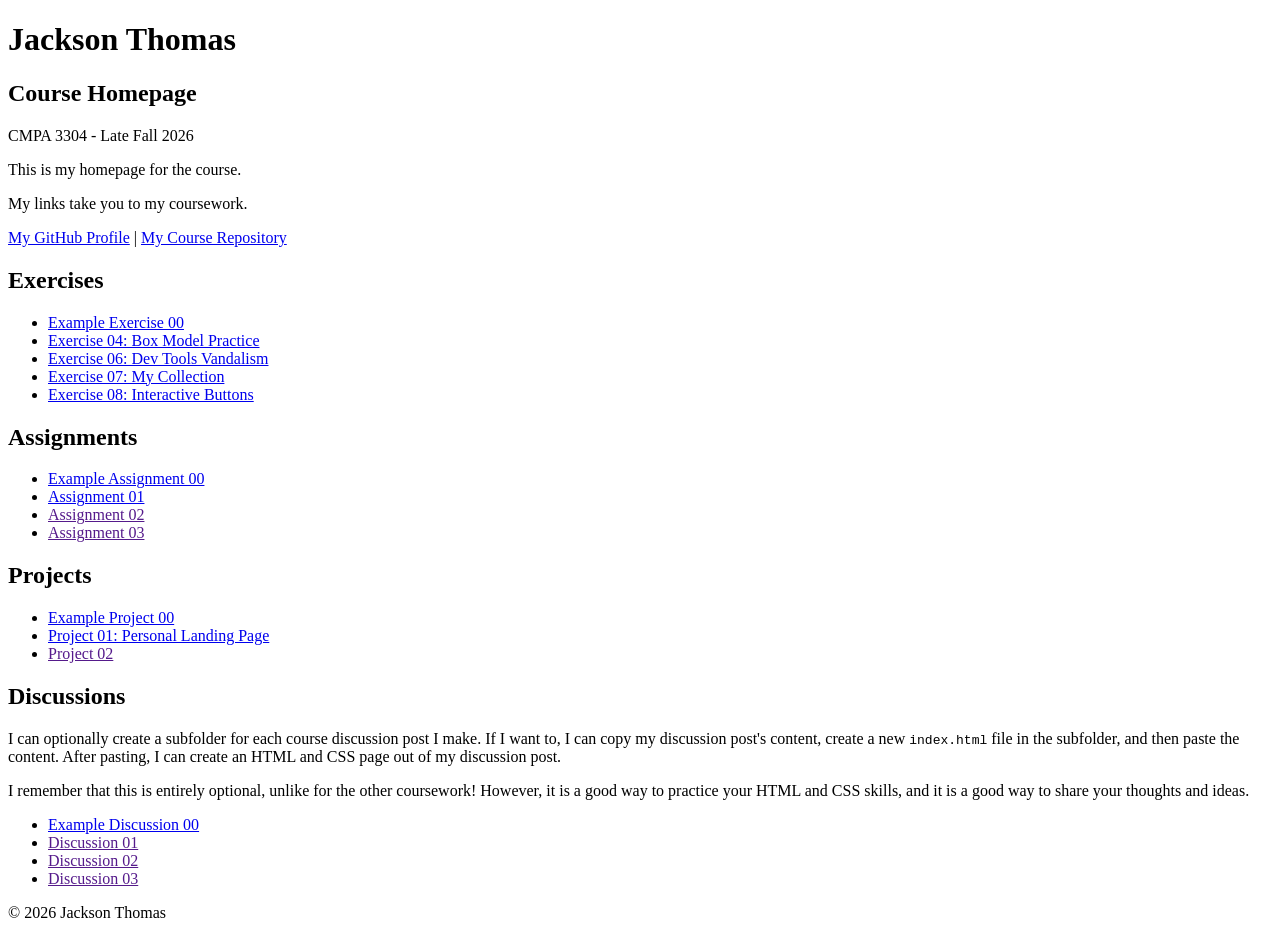
<file: index.html>
<!DOCTYPE html>

<!--

INSTRUCTIONS: HOW TO CHANGE THIS PAGE:

1. Change "Student Name" in the title above to your real name.

2. Change "Your Name" in the big heading below to your real name.

3. Change "your-username" to your real GitHub username in both links.

4. Change "your-repo-name" to the name of this repository.

5. Change "Course Name" to the name of your class.

6. Change "Semester Year" to match when you are taking this class.

7. Add links to your work:
    - Find the words that say "Exercise 01", "Assignment 01", etc.
    - Between the quote marks in href="", put the relative link to your work in the subfolder. You can simply link to the subfolder name. Take a look at the example folders and links to see how to do this.
    - For work not yet started/completed, you can leave the href="" blank until you are ready.
    - Change the words "Exercise 01" to match the name of the exercise. Do the same for assignments and projects. If you add your discussion posts, do the same for them.
    - Do this for each piece of work you finish.

8. You can add more links by copying a whole line like this:
    <li><a href="">New Work Name</a></li>
    Then paste it below the last one in that section.

9. Save your changes and push to GitHub when you are done. Remember you can use GitHub Desktop to help you with this.

Remember: During the course, if you want, you can style your homepage to introduce your own style and aesthetics. To start, keep this page simple and plain. This is just a template to get you started. Embrace the handcrafted approach to web design and development: change things to make them your own.

Remember: You must have a GitHub account, a new GitHub repository for this course, and this file (index.html) in that repository. 

Remember: You must create subfolders for each piece of coursework as the semester progresses.

-->

<html lang="en">
    <head>
        <meta charset="UTF-8" />
        <meta name="viewport" content="width=device-width, initial-scale=1.0" />
        <title>Jackson Thomas - Course Homepage</title>
    </head>

    <body>
        <header>
            <h1>Jackson Thomas</h1>
            <h2>Course Homepage</h2>
            <p>CMPA 3304 - Late Fall 2026</p>
            <p>This is my homepage for the course.</p>
            <p>My links take you to my coursework.</p>

            <nav>
                <a href="https://github.com/JackGrey01">My GitHub Profile</a>
                |
                <a href="https://github.com/JackGrey01/course-portfolio">
                    My Course Repository
                </a>
            </nav>
        </header>

        <main>
            <section>
                <h2>Exercises</h2>
                <ul>
                    <li>
                        <a href="example-exercise-00/">Example Exercise 00</a>
                    </li>
                    <li><a href="week-03-exercise-01/">Exercise 04: Box Model Practice</a></li>
                    <li><a href="./week-04-exercise-01/">Exercise 06: Dev Tools Vandalism</a></li>
                    <li><a href="./week-04-exercise-02">Exercise 07: My Collection</a></li>
                    <li><a href="./week-05-exercise-01">Exercise 08: Interactive Buttons</a></li>
                </ul>
            </section>

            <section>
                <h2>Assignments</h2>
                <ul>
                    <li>
                        <a href="example-assignment-00/">Example Assignment 00</a>
                    </li>
                    <li><a href="assignment-01/">Assignment 01</a></li>
                    <li><a href="">Assignment 02</a></li>
                    <li><a href="">Assignment 03</a></li>
                </ul>
            </section>

            <section>
                <h2>Projects</h2>
                <ul>
                    <li>
                        <a href="example-project-00/">Example Project 00</a>
                    </li>
                    <li><a href="./project-01/">Project 01: Personal Landing Page</a></li>
                    <li><a href="">Project 02</a></li>
                </ul>
            </section>

            <section>
                <h2>Discussions</h2>
                <p>
                    I can optionally create a subfolder for each course
                    discussion post I make. If I want to, I can copy my
                    discussion post's content, create a new
                    <code>index.html</code>
                    file in the subfolder, and then paste the content. After
                    pasting, I can create an HTML and CSS page out of my
                    discussion post.
                </p>
                <p>
                    I remember that this is entirely optional, unlike for the
                    other coursework! However, it is a good way to practice your
                    HTML and CSS skills, and it is a good way to share your
                    thoughts and ideas.
                </p>
                <ul>
                    <li>
                        <a href="example-discussion-00/">Example Discussion 00</a>
                    </li>
                    <li><a href="">Discussion 01</a></li>
                    <li><a href="">Discussion 02</a></li>
                    <li><a href="">Discussion 03</a></li>
                </ul>
            </section>
        </main>

        <footer>
            <p>&copy; 2026 Jackson Thomas</p>
        </footer>
    </body>
</html>
</file>
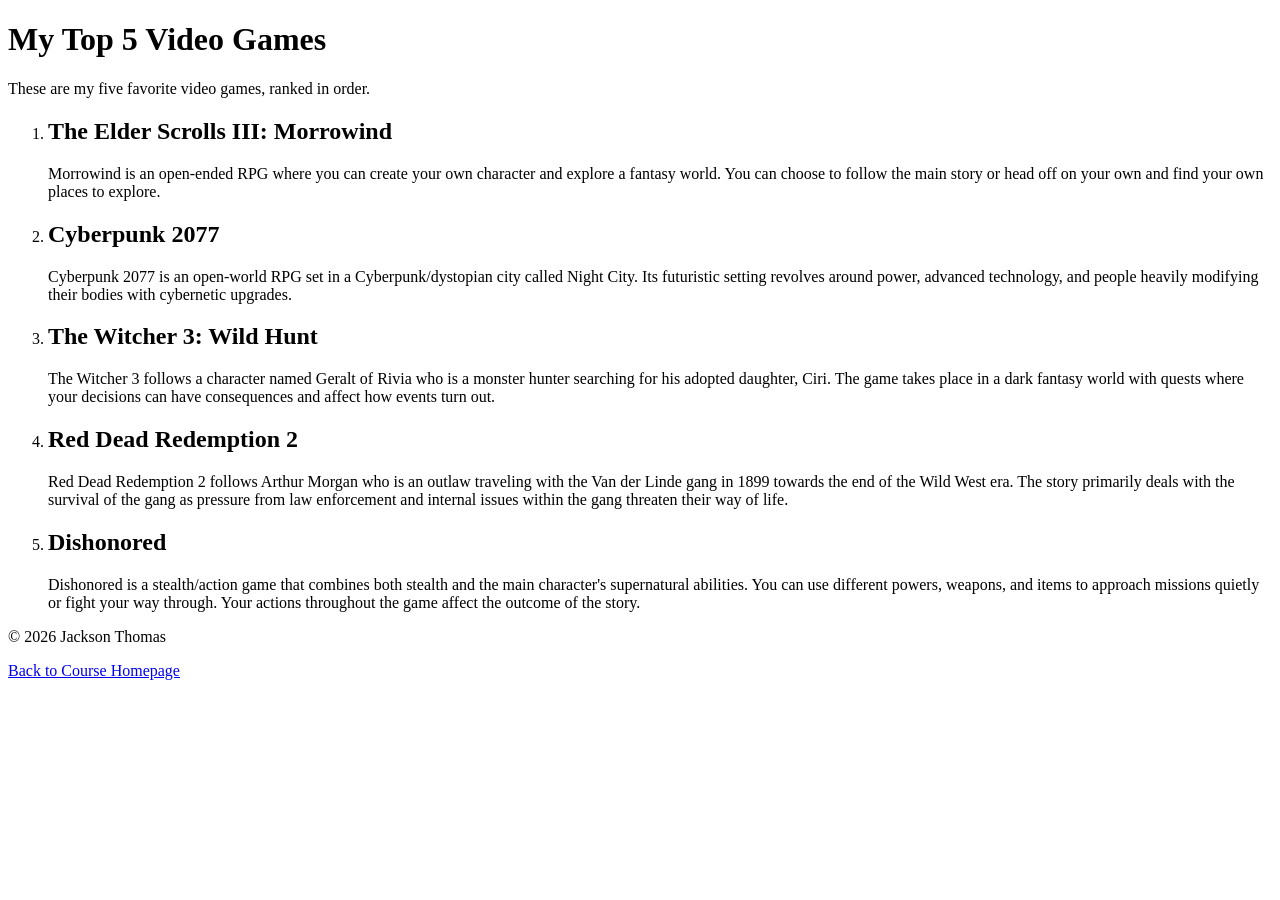
<file: assignment-01/index.html>
<!DOCTYPE html>
<html lang="en">
    <head>
        <meta charset="UTF-8">
        <meta name="viewport" content="width=device-width, initial-scale=1.0">
        <title>My Top 5 Video Games of All Time - Jackson Thomas</title>
    </head>

    <body>
        <header>
            <h1>My Top 5 Video Games</h1>
            <p>These are my five favorite video games, ranked in order.</p>
        </header>

        <main>
            <ol>
                <li>
                    <h2>The Elder Scrolls III: Morrowind</h2>
                    <p>
                        Morrowind is an open-ended RPG where you can create your own character and explore a fantasy world. You can choose to follow the main story or head off on your own and find your own places to explore.
                    </p>
                </li>

                <li>
                    <h2>Cyberpunk 2077</h2>
                    <p>
                        Cyberpunk 2077 is an open-world RPG set in a Cyberpunk/dystopian city called Night City. Its futuristic setting revolves around power, advanced technology, and people heavily modifying their bodies with cybernetic upgrades.
                    </p>
                </li>

                <li>
                    <h2>The Witcher 3: Wild Hunt</h2>
                    <p>
                        The Witcher 3 follows a character named Geralt of Rivia who is a monster hunter searching for his adopted daughter, Ciri. The game takes place in a dark fantasy world with quests where your decisions can have consequences and affect how events turn out.
                    </p>
                </li>

                <li>
                    <h2>Red Dead Redemption 2</h2>
                    <p>
                        Red Dead Redemption 2 follows Arthur Morgan who is an outlaw traveling with the Van der Linde gang in 1899 towards the end of the Wild West era. The story primarily deals with the survival of the gang as pressure from law enforcement and internal issues within the gang threaten their way of life.
                    </p>
                </li>

                <li>
                    <h2>Dishonored</h2>
                    <p>
                        Dishonored is a stealth/action game that combines both stealth and the main character's supernatural abilities. You can use different powers, weapons, and items to approach missions quietly or fight your way through. Your actions throughout the game affect the outcome of the story.
                    </p>
                </li>
            </ol>
        </main>

        <footer>
            <p>&copy; 2026 Jackson Thomas</p>
            <p><a href="../index.html">Back to Course Homepage</a></p>
        </footer>
    </body>
</html>
</file>
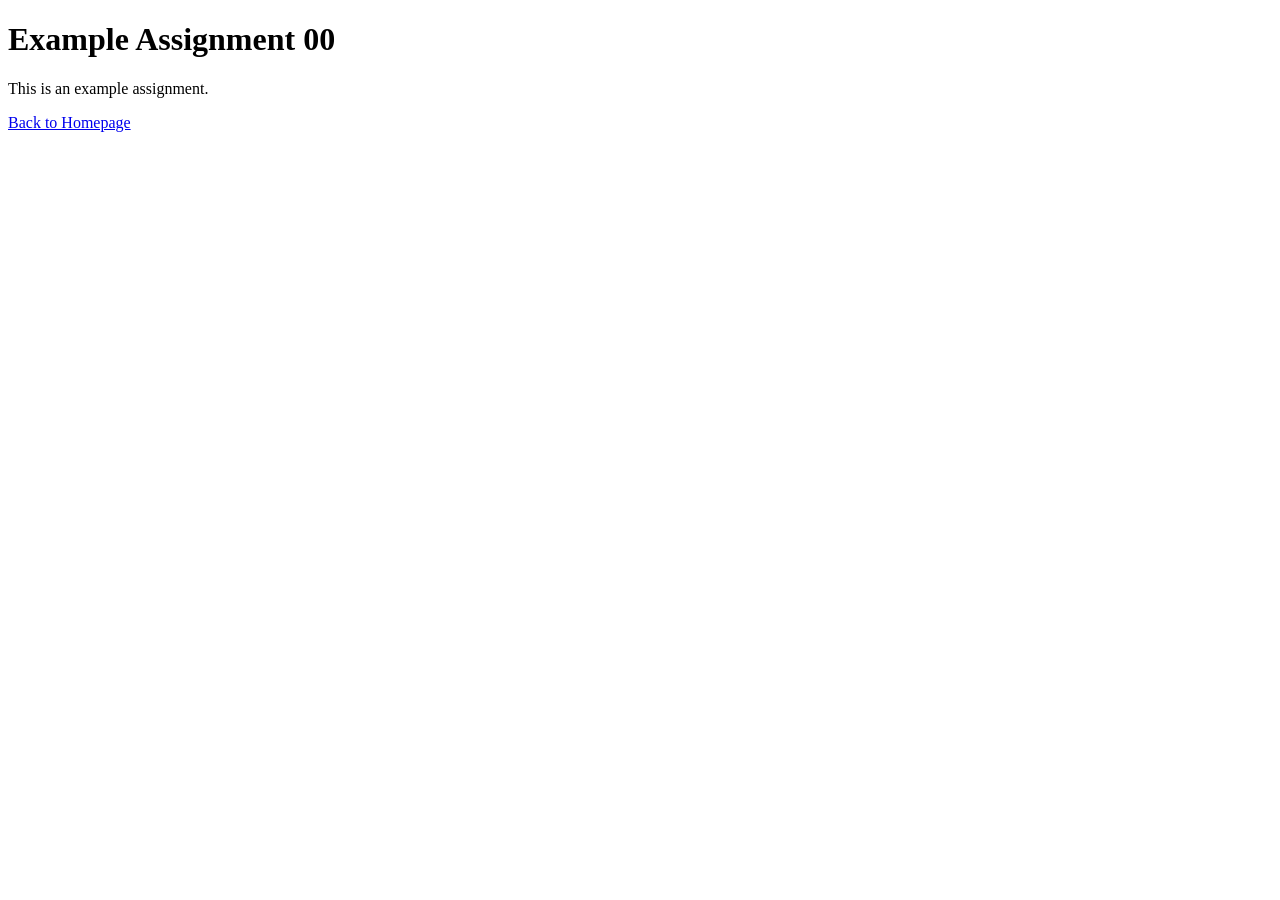
<file: example-assignment-00/index.html>
<!DOCTYPE html>
<html lang="en">
    <head>
        <meta charset="UTF-8" />
        <meta name="viewport" content="width=device-width, initial-scale=1.0" />
        <title>Example Assignment 00</title>
    </head>
    <body>
        <h1>Example Assignment 00</h1>
        <p>This is an example assignment.</p>
        <a href="../index.html">Back to Homepage</a>
    </body>
</html>
</file>
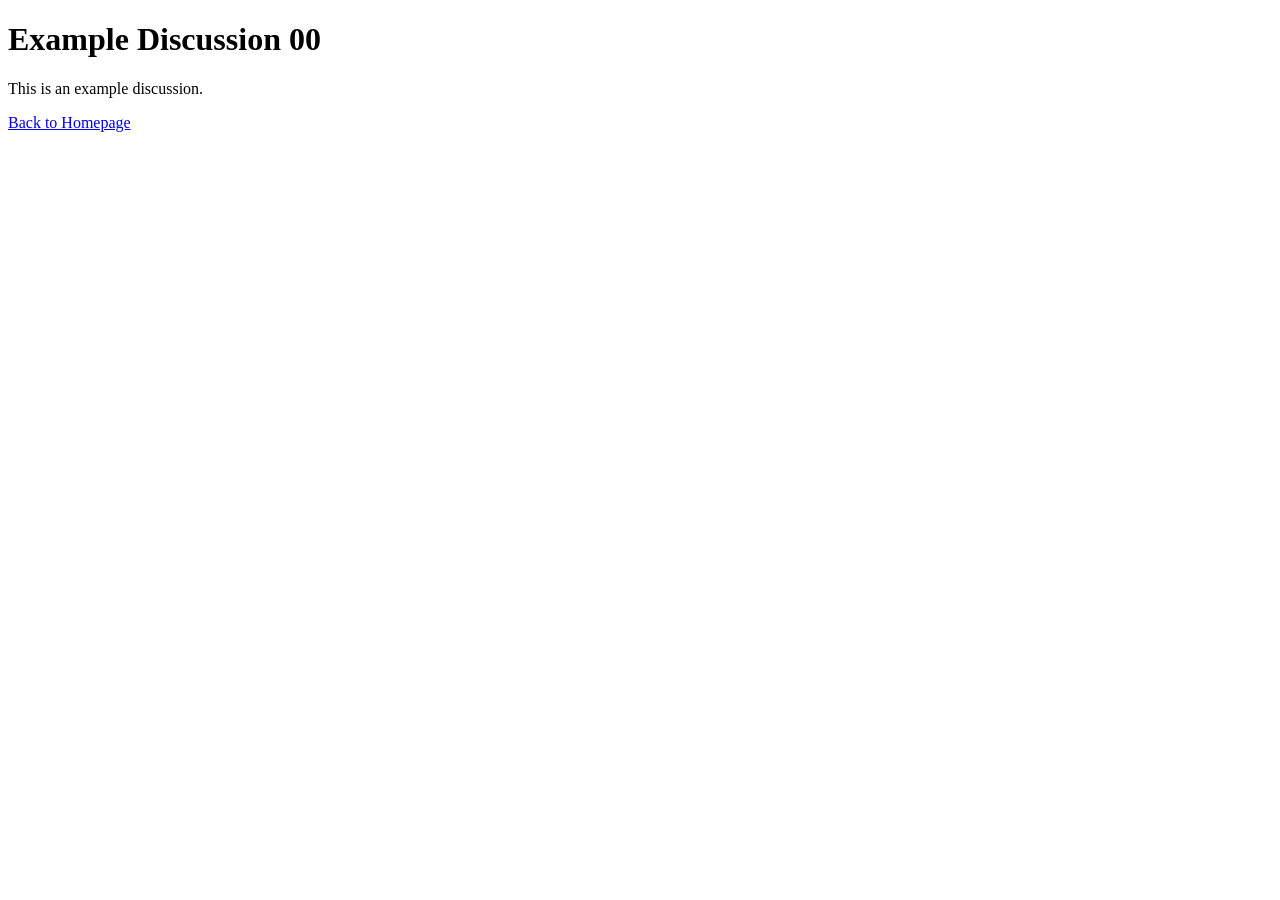
<file: example-discussion-00/index.html>
<!DOCTYPE html>
<html lang="en">
    <head>
        <meta charset="UTF-8" />
        <meta name="viewport" content="width=device-width, initial-scale=1.0" />
        <title>Example Discussion 00</title>
    </head>
    <body>
        <h1>Example Discussion 00</h1>
        <p>This is an example discussion.</p>
        <a href="../index.html">Back to Homepage</a>
    </body>
</html>
</file>
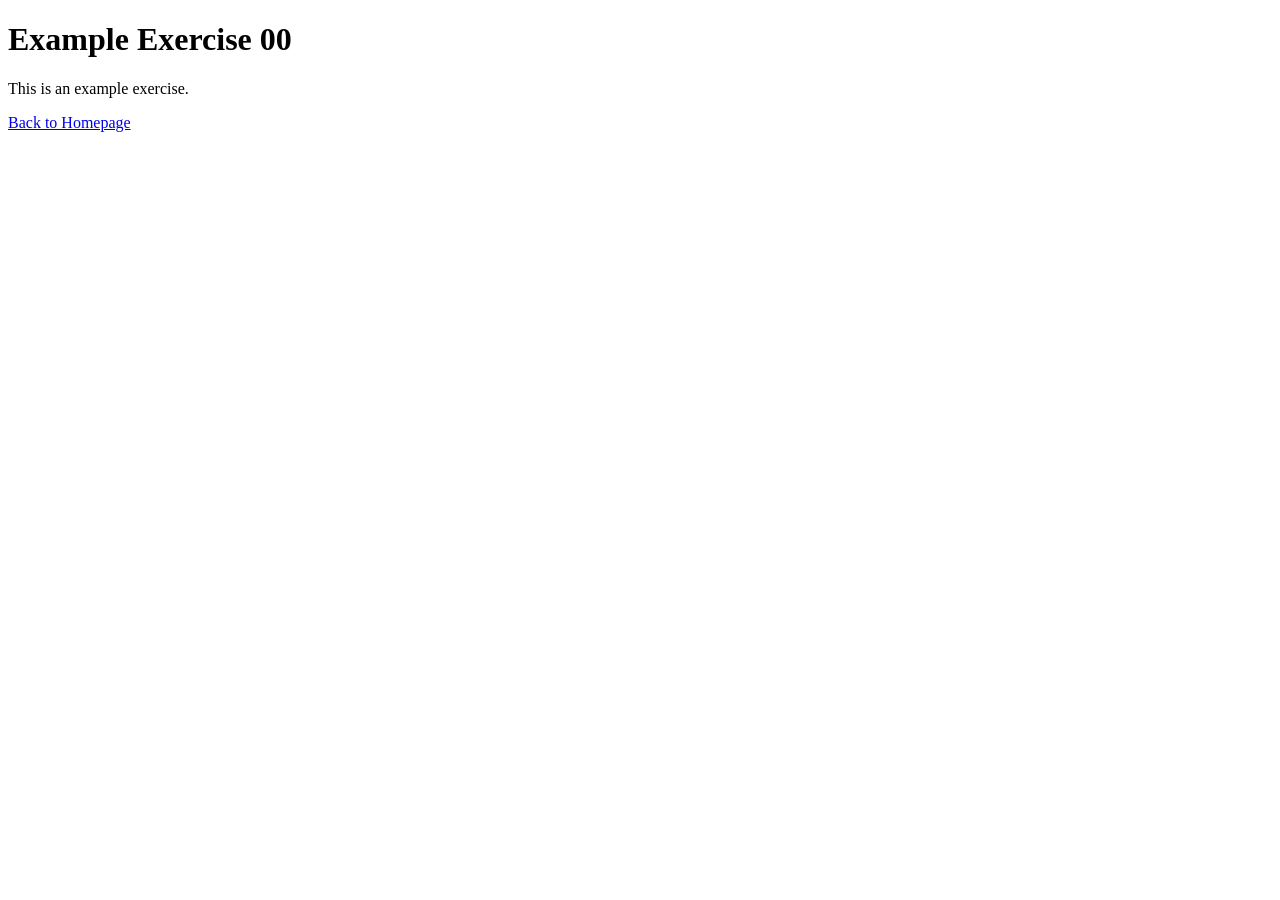
<file: example-exercise-00/index.html>
<!DOCTYPE html>
<html lang="en">
    <head>
        <meta charset="UTF-8" />
        <meta name="viewport" content="width=device-width, initial-scale=1.0" />
        <title>Example Exercise 00</title>
    </head>
    <body>
        <h1>Example Exercise 00</h1>
        <p>This is an example exercise.</p>
        <a href="../index.html">Back to Homepage</a>
    </body>
</html>
</file>
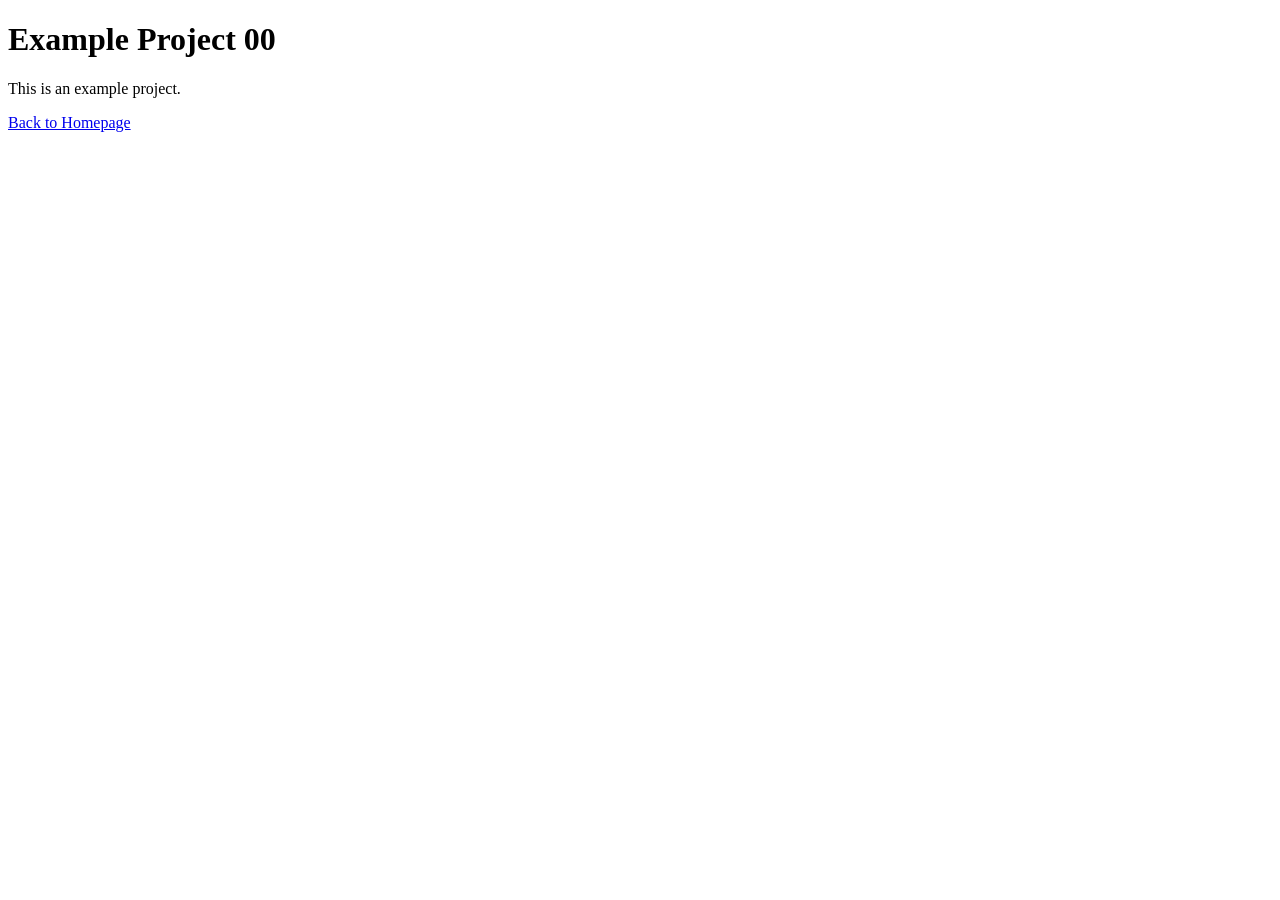
<file: example-project-00/index.html>
<!DOCTYPE html>
<html lang="en">
    <head>
        <meta charset="UTF-8" />
        <meta name="viewport" content="width=device-width, initial-scale=1.0" />
        <title>Example Project 00</title>
    </head>
    <body>
        <h1>Example Project 00</h1>
        <p>This is an example project.</p>
        <a href="../index.html">Back to Homepage</a>
    </body>
</html>
</file>
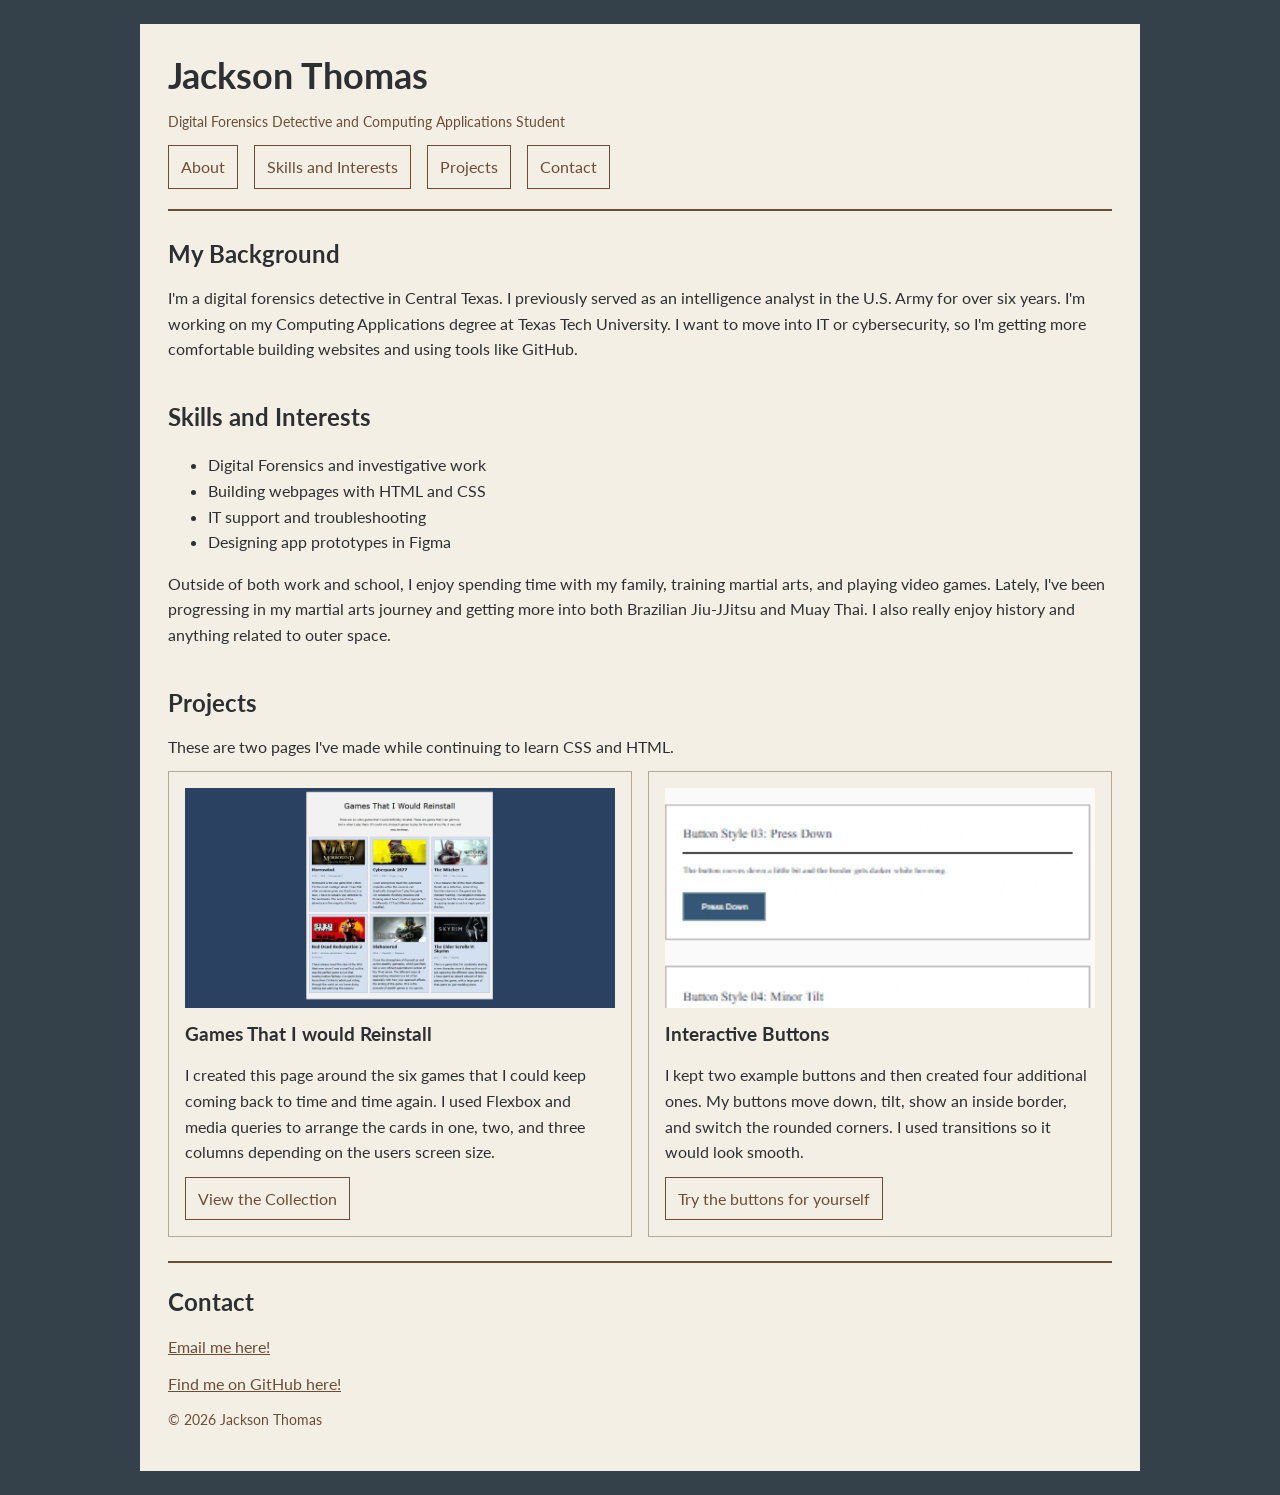
<file: project-01/index.html>
<!DOCTYPE html>
<html lang="en">

<head>
    <meta charset="UTF-8">
    <meta name="viewport" content="width=device-width, initial-scale-1.0">
    <title>Jackson Thomas | Personal Website</title>

    <link rel="stylesheet"
        href="https://fonts.googleapis.com/css2?family=Lato:wght@400;700&amp;display=swap">
    <link rel="stylesheet" href="./style.css">
</head>

<body>
    <div class="page">

        <header class="site-header">
            <h1>Jackson Thomas</h1>
            <p class="subtitle">Digital Forensics Detective and Computing Applications Student</p>

            <nav>
                <a href="#about">About</a>
                <a href="#skills">Skills and Interests</a>
                <a href="#projects">Projects</a>
                <a href="#contact">Contact</a>
            </nav>
        </header>

        <main>

            <section id="about">
                <h2>My Background</h2>

                <p>
                    I'm a digital forensics detective in Central Texas. I previously served as an 
                    intelligence analyst in the U.S. Army for over six years. I'm working on my 
                    Computing Applications degree at Texas Tech University. I want to move into IT or 
                    cybersecurity, so I'm getting more comfortable building websites and using tools like GitHub.
                </p>
            </section>     
            
            <section id="skills">
                <h2>Skills and Interests</h2>

                <ul class="skills-list">
                    <li>Digital Forensics and investigative work</li>
                    <li>Building webpages with HTML and CSS</li>
                    <li>IT support and troubleshooting </li>
                    <li>Designing app prototypes in Figma</li>
                </ul>

                <p>
                    Outside of both work and school, I enjoy spending time with my family, training martial arts, 
                    and playing video games. Lately, I've been progressing in my martial arts journey and getting 
                    more into both Brazilian Jiu-JJitsu and Muay Thai. I also really enjoy history and anything
                    related to outer space.
                </p>
            </section>

            <section id="projects">
                <h2>Projects</h2>

                <p>
                    These are two pages I've made while continuing to learn CSS and HTML.
                </p>

                <div class="project-list">
                    
                    <article class="project-card">
                        <img src="./images/game-collection.png"
                            alt="My collection page showing my top six favorite video games">

                        <h3>Games That I would Reinstall</h3>

                        <p>
                            I created this page around the six games that I could keep coming back to time and time
                             again. I used Flexbox and media queries to arrange the cards in one, two, and three columns 
                             depending on the users screen size.
                        </p>

                        <a class="project-link"
                            href="../week-04-exercise-02/">
                            View the Collection
                        </a>
                    </article>

                    <article class="project-card">
                        <img src="./images/interactive-buttons.png"
                            alt="My button examples with different hover effects">

                        <h3>Interactive Buttons</h3>

                        <p>
                            I kept two example buttons and then created four additional ones. My buttons move down, tilt, 
                            show an inside border, and switch the rounded corners. I used transitions so it would look smooth.
                        </p>

                        <a class="project-link"
                            href="../week-05-exercise-01/">
                            Try the buttons for yourself
                        </a>
                    </article>

                </div>
            </section>
        
        </main>

        <footer id="contact">
            <h2>Contact</h2>

            <p>
                <a href="mailto:tho53712@ttu.edu">Email me here!</a>
            </p>

            <p>
                <a href="https://github.com/JackGrey01">
                    Find me on GitHub here!
                </a>
            </p>

            <p class="copyright">&copy; 2026 Jackson Thomas</p>
        </footer>

    </div>
</body>

</html>
</file>
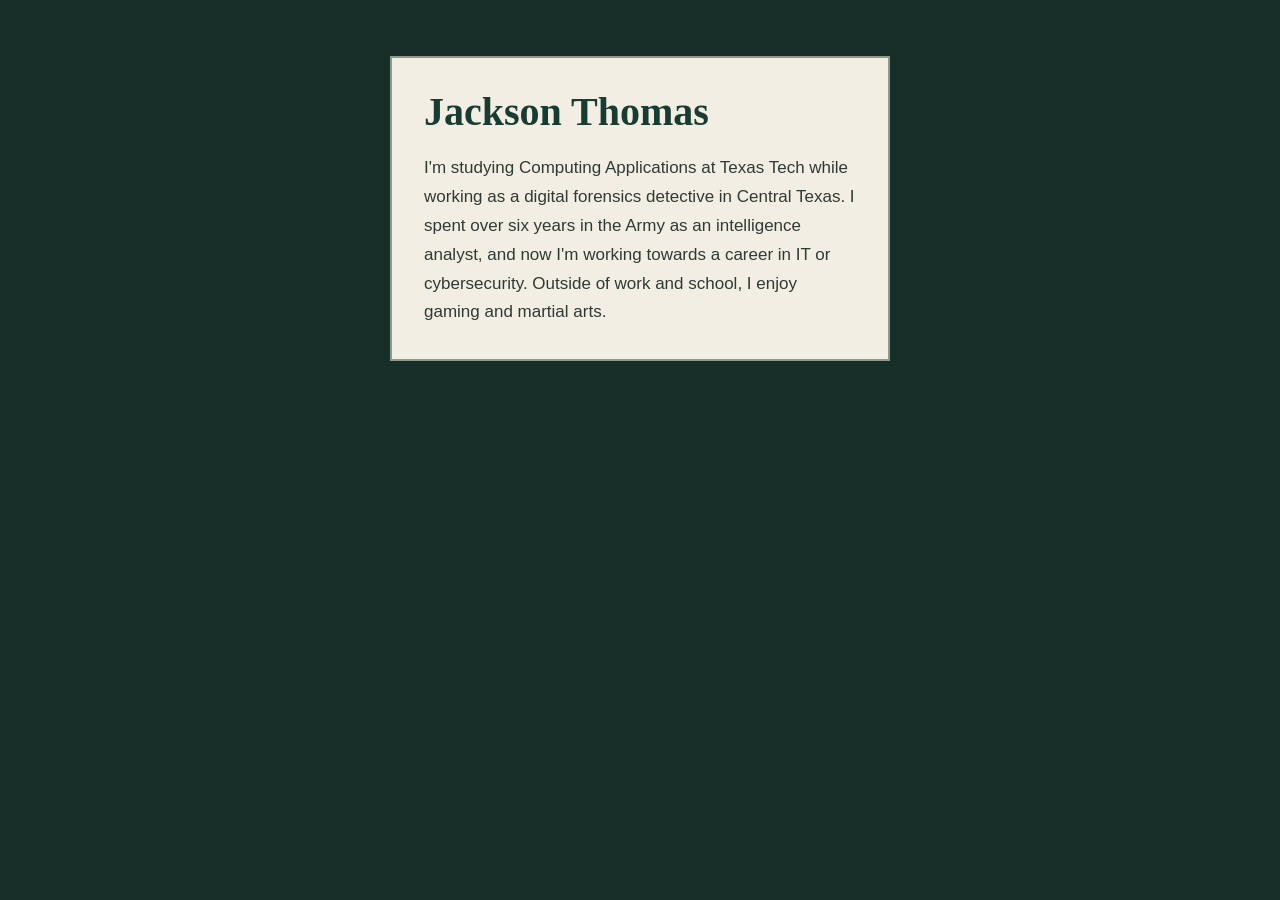
<file: week-03-exercise-01/index.html>
<!DOCTYPE html>
<html lang="en">
<head>
    <meta charset="utf-8">
    <meta name="viewport" content="width=device-width, initial-scale=1.0">
    <title>Jackson Thomas | Personal Card</title>
    <link rel="stylesheet" href="style.css">
</head>
<body>
    <div class="card">

        <h1>Jackson Thomas</h1>

        <p>
            I'm studying Computing Applications at Texas Tech while working as a digital forensics detective in Central Texas. I spent over six years in the Army as an intelligence analyst, and now I'm working towards a career in IT or cybersecurity. Outside of work and school, I enjoy gaming and martial arts.
        </p>
    </div>
</body>
</html>
</file>
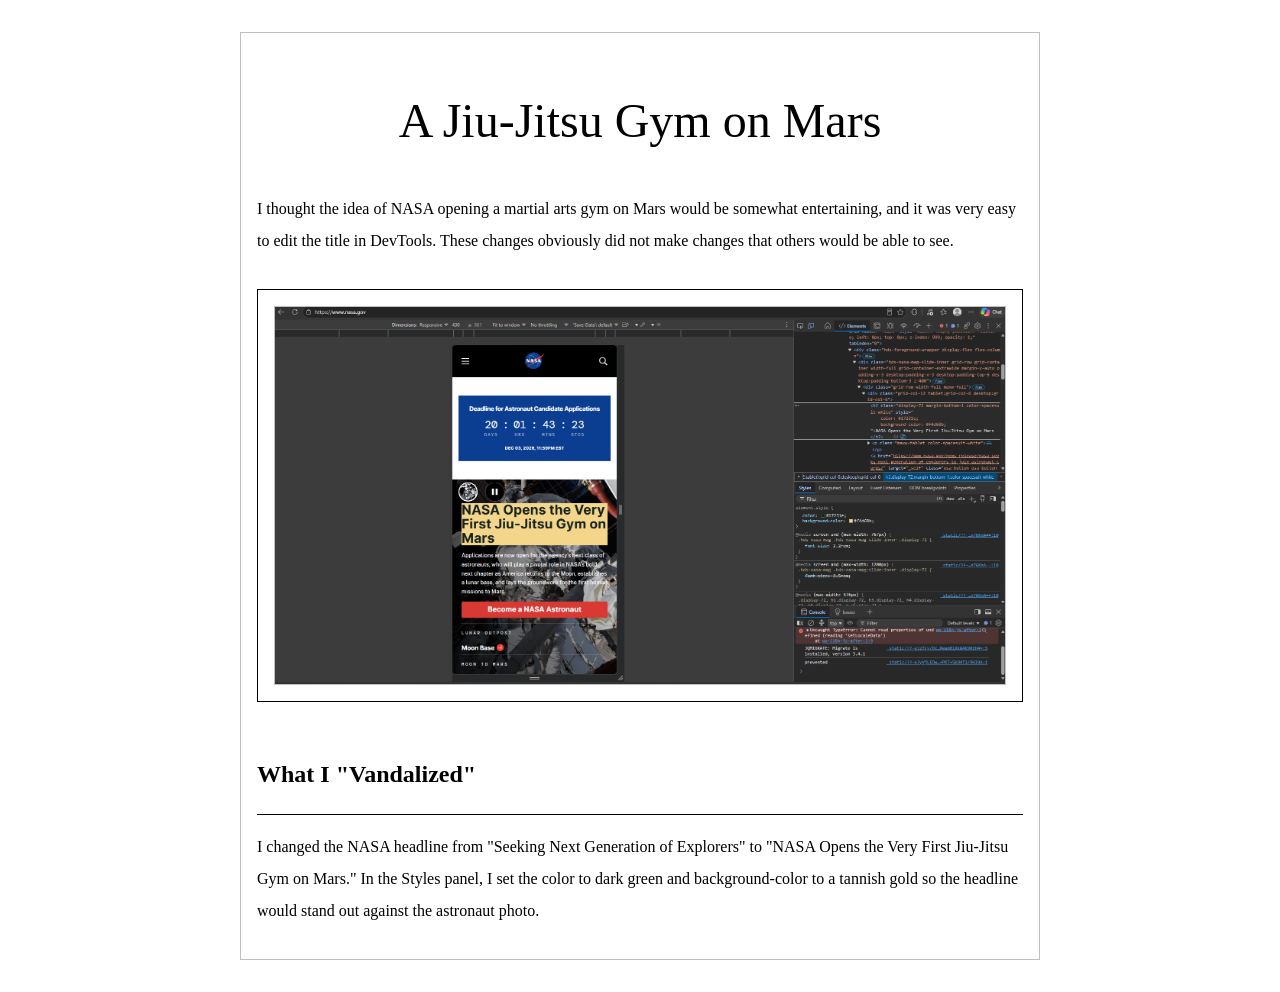
<file: week-04-exercise-01/index.html>
<!DOCTYPE html>
<html lang="en">

<head>
    <meta charset="UTF-8" />
    <meta name="viewport" content="width=device-width, initial-scale=1.0" />
    <title>Week 04 Exercise 01 - My Dev Tools Vandalism</title>
    <link rel="stylesheet" href="./style.css" />
</head>

<body>
    <main>
        <h1>A Jiu-Jitsu Gym on Mars</h1>
        <p>
            I thought the idea of NASA opening a martial arts gym on Mars would be somewhat entertaining, and it was very easy to edit the title in DevTools. These changes obviously did not make changes that others would be able to see.
        </p>
        <div class="screenshot-container">
            <img src="./nasa-gym-mars.png" 
                alt="NASA homepage edited to announce a jiu-jitsu gym on Mars" />
        </div>
        <h2>What I "Vandalized"</h2>
        <p>
            I changed the NASA headline from "Seeking Next Generation of Explorers" to "NASA Opens the Very First Jiu-Jitsu Gym on Mars." In the Styles panel, I set the color to dark green and background-color to a tannish gold so the headline would stand out against the astronaut photo.
        </p>
    </main>
</body>

</html>
</file>
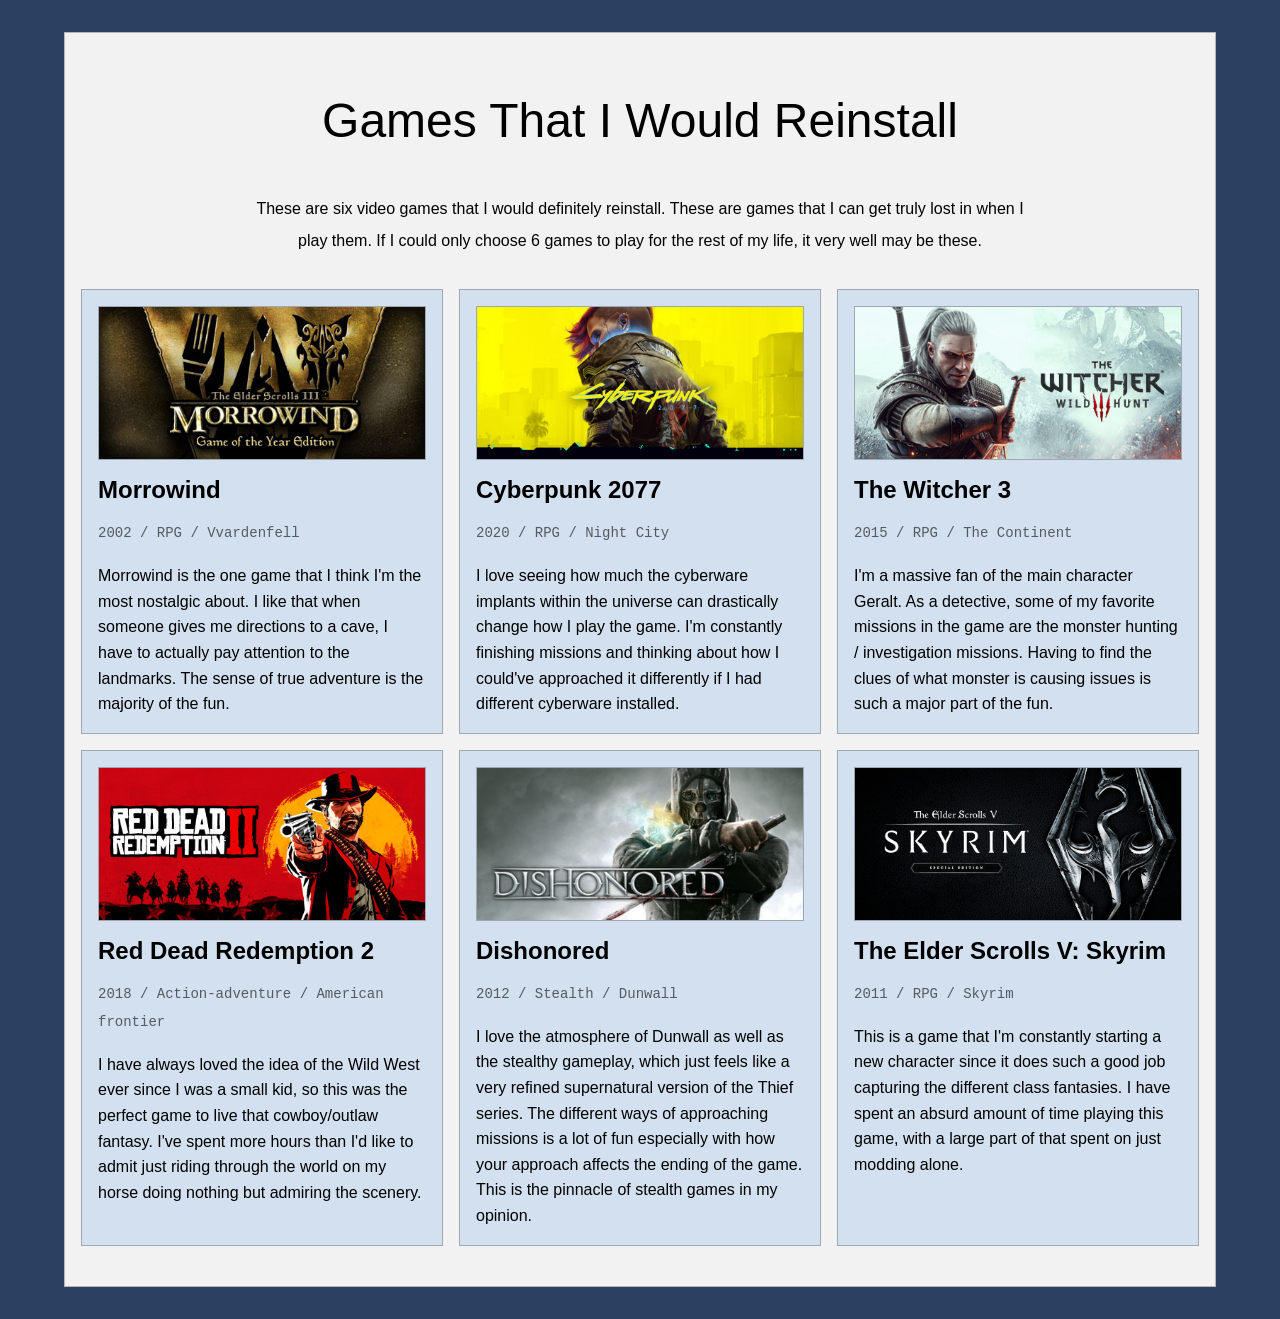
<file: week-04-exercise-02/index.html>
<!DOCTYPE html>
<html lang="en">

<head>
    <meta charset="UTF-8" />
    <meta name="viewport" content="width=device-width, initial-scale=1.0" />
    <title>Week 04 Exercise 02 - My Collection</title>
    <link rel="stylesheet" href="./style.css" />
</head>

<body>
    <main>
        <h1>Games That I Would Reinstall</h1>

        <p>
            These are six video games that I would definitely reinstall. These are games that I can get truly lost in when I play them. If I could only choose 6 games to play for the rest of my life, it very well may be these.
        </p>

        <div class="collection-grid">

            <div class="collection-card">
                <img src="./morrowind.jpg" alt="Morrowind cover art" />
                <h2>Morrowind</h2>
                <p class="details">2002 / RPG / Vvardenfell</p>
                <p class="description">
                    Morrowind is the one game that I think I'm the most nostalgic about. I like that when someone gives me directions to a cave, I have to actually pay attention to the landmarks. The sense of true adventure is the majority of the fun.
                </p>
            </div>

            <div class="collection-card">
                <img src="./cyberpunk-2077.jpg" alt="Cyberpunk cover art" />
                <h2>Cyberpunk 2077</h2>
                <p class="details">2020 / RPG / Night City</p>
                <p class="description">
                    I love seeing how much the cyberware implants within the universe can drastically change how I play the game. I'm constantly finishing missions and thinking about how I could've approached it differently if I had different cyberware installed.
                </p>
            </div>

            <div class="collection-card">
                <img src="witcher-3.jpg" alt="The Witcher 3 cover art" />
                <h2>The Witcher 3</h2>
                <p class="details">2015 / RPG / The Continent</p>
                <p class="description">
                    I'm a massive fan of the main character Geralt. As a detective, some of my favorite missions in the game are the monster hunting / investigation missions. Having to find the clues of what monster is causing issues is such a major part of the fun.
                </p>
            </div>

            <div class="collection-card">
                <img src="red-dead-redemption-2.jpg" alt="Red Dead Redemption 2 cover art" />
                <h2>Red Dead Redemption 2</h2>
                <p class="details">2018 / Action-adventure / American frontier</p>
                <p class="description">
                    I have always loved the idea of the Wild West ever since I was a small kid, so this was the perfect game to live that cowboy/outlaw fantasy. I've spent more hours than I'd like to admit just riding through the world on my horse doing nothing but admiring the scenery.
                </p>
            </div>

            <div class="collection-card">
                <img src="dishonored.jpg" alt="Dishonored cover art" />
                <h2>Dishonored</h2>
                <p class="details">2012 / Stealth / Dunwall</p>
                <p class="description">
                    I love the atmosphere of Dunwall as well as the stealthy gameplay, which just feels like a very refined supernatural version of the Thief series. The different ways of approaching missions is a lot of fun especially with how your approach affects the ending of the game. This is the pinnacle of stealth games in my opinion.
                </p>
            </div>

            <div class="collection-card">
                <img src="skyrim.jpg" alt="Skyrim cover art" />
                <h2>The Elder Scrolls V: Skyrim</h2>
                <p class="details">2011 / RPG / Skyrim</p>
                <p class="description">
                    This is a game that I'm constantly starting a new character since it does such a good job capturing the different class fantasies. I have spent an absurd amount of time playing this game, with a large part of that spent on just modding alone.
                </p>
            </div>
        </div>
    </main>
</body>

</html>
</file>
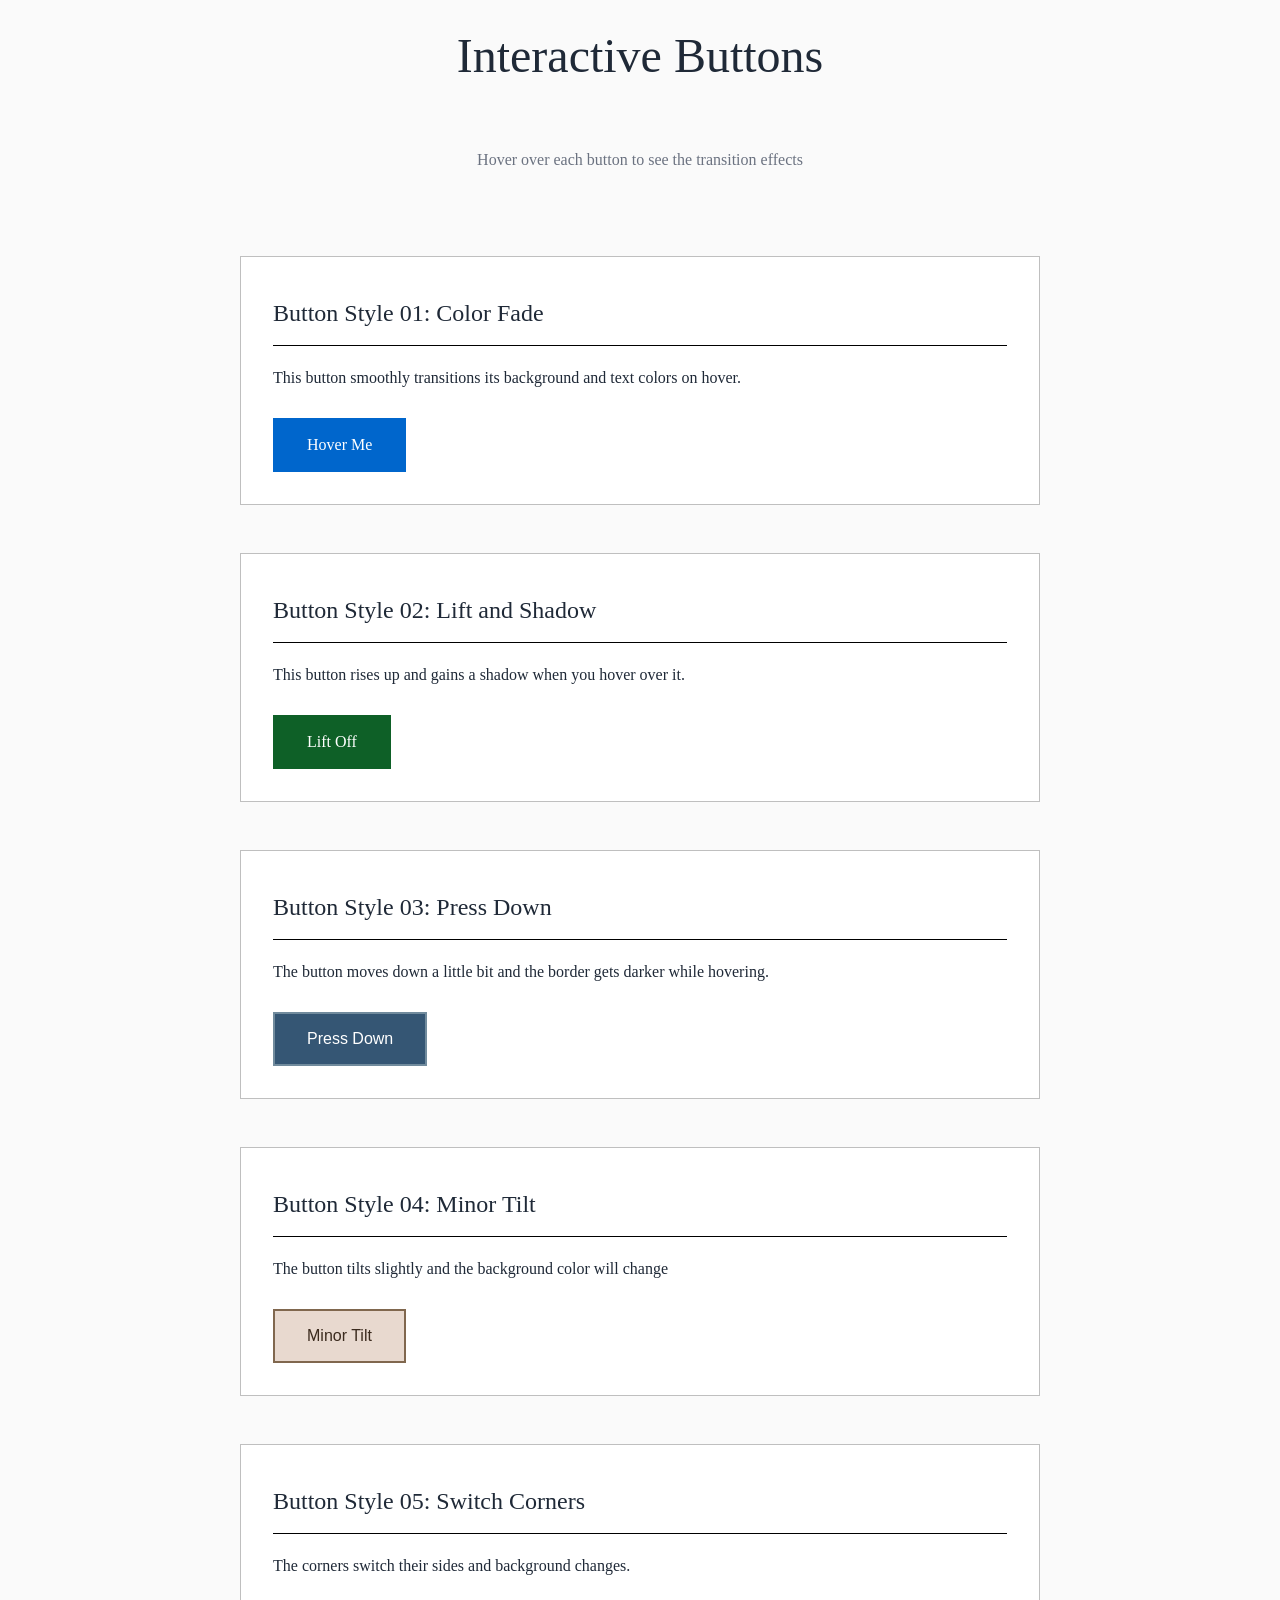
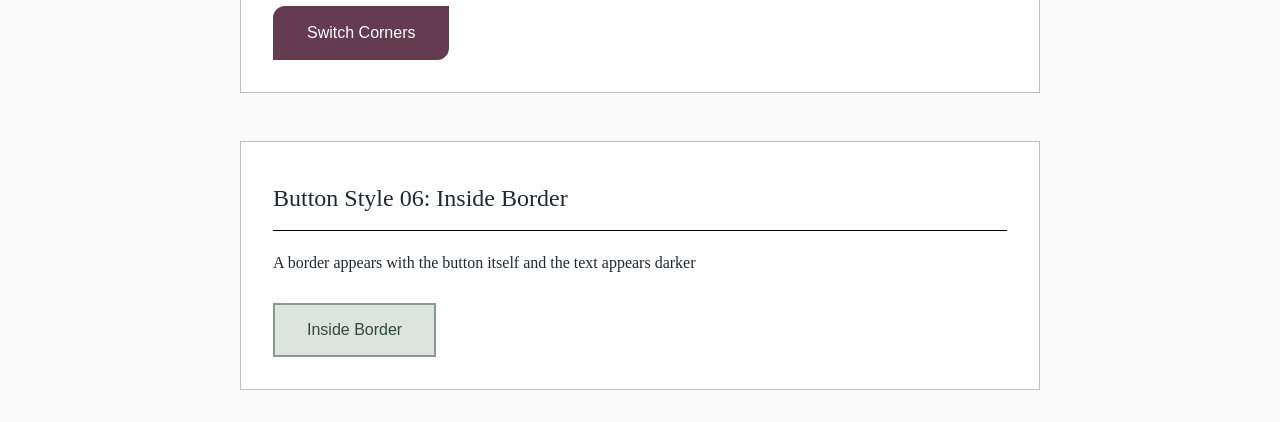
<file: week-05-exercise-01/index.html>
<!DOCTYPE html>
<html lang="en">

<head>
    <meta charset="UTF-8">
    <meta name="viewport" content="width=device-width, initial-scale=1.0">
    <title>Exercises Week 05 Exercise 01: Interactive Buttons</title>
    <link rel="stylesheet" href="./style.css">
</head>

<body>
    <div class="container">
        <h1>Interactive Buttons</h1>
        <p class="subtitle">Hover over each button to see the transition effects</p>

        <section class="button-section">
            <h2>Button Style 01: Color Fade</h2>
            <p>This button smoothly transitions its background and text colors on hover.</p>
            <button class="button-01">Hover Me</button>
        </section>


        <section class="button-section">
            <h2>Button Style 02: Lift and Shadow</h2>
            <p>This button rises up and gains a shadow when you hover over it.</p>
            <button class="button-02">Lift Off</button>
        </section>

        <section class="button-section">
            <h2>Button Style 03: Press Down</h2>
            <p>The button moves down a little bit and the border gets darker while hovering.</p>
            <button class="button-03">Press Down</button>
        </section>

        <section class="button-section">
            <h2>Button Style 04: Minor Tilt</h2>
            <p>The button tilts slightly and the background color will change</p>
            <button class="button-04">Minor Tilt</button>
        </section>

        <section class="button-section">
            <h2>Button Style 05: Switch Corners</h2>
            <p>The corners switch their sides and background changes.</p>
            <button class="button-05">Switch Corners</button>
        </section>

        <section class="button-section">
            <h2>Button Style 06: Inside Border</h2>
            <p>A border appears with the button itself and the text appears darker</p>
            <button class="button-06">Inside Border</button>
        </section>
    </div>
</body>

</html>
</file>
<file: project-01/style.css>
:root {
    --background: #34414b;
    --page: #f4efe5;
    --text: #2d3032;
    --accent: #6b4d36;
    --border: #b7aa96;
}

* {
    box-sizing: border-box;
}

body {
    margin: 0;
    font-family: "Lato", Arial, sans-serif;
    line-height: 1.6;
    background-color: var(--background);
    color: var(--text);
}

.page {
    max-width: 1000px;
    margin: 24px auto;
    padding: 28px;
    background-color: var(--page);
}

.page,
main {
    display: flex;
    flex-direction: column;
    gap: 24px;
}

h1,
h2,
h3,
p {
    margin: 0 0 12px;
}

h1 {
    font-size: 36px;
    line-height: 1.3;
}

.subtitle,
.copyright {
    font-size: 14px;
    color: var(--accent);
}

.site-header {
    padding-bottom: 20px;
    border-bottom: 2px solid var(--accent);
}
nav,
.project-list {
    display: flex;
    gap: 16px;
}

nav {
    flex-wrap: wrap;
}

a {
    color: var(--accent);
    transition: background-color 0.3s ease, color 0.3s ease;
}

nav a,
.project-link {
    padding: 8px 12px;
    border: 1px solid var(--accent);
    text-decoration: none;
}

nav a:hover,
.project-link:hover,
footer a:hover {
    background-color: var(--accent);
    color: var(--page);
}

.project-card {
    flex: 1;
    min-width: 0;
    padding: 16px;
    border: 1px solid var(--border);
    display: flex;
    flex-direction: column;
    transition: border-color 0.3s ease;
}

.project-card:hover {
    border-color: var(--accent);
}

.project-card img {
    display: block;
    width: 100%;
    height: 220px;
    object-fit: cover;
    margin-bottom: 12px;
}

.project-link {
    align-self: flex-start;
    margin-top: auto;
}

footer {
    padding-top: 20px;
    border-top: 2px solid var(--accent);
}

@media (max-width: 650px) {
    .page {
        margin: 12px;
        padding: 20px;
    }

    .project-list {
        flex-direction: column;
    }
}
</file>
<file: week-03-exercise-01/style.css>
*{
    box-sizing: border-box;
}

body {
    font-family: Verdana, sans-serif;
    background-color: #182e29;
    margin: 0;
    padding: 56px 20px;
}

.card {
    max-width: 500px;
    margin: 0 auto;
    padding: 32px;
    background-color: #f2eee3;
    border: 2px solid #899c8c;
}

.card h1 {
    font-family: Georgia, serif;
    font-size: 40px;
    line-height: 1.1;
    color: #183c31;
    margin: 0 0 20px;
}

.card p {
    font-size: 17px;
    line-height: 1.7;
    color: #303a35;
    margin: 0;
}

.card .card-label {
    font-size: 12px;
    font-weight: bold;
    letter-spacing: 1px;
    text-transform: uppercase;
    color: #844226;
    margin: 0 0 14px;
}
</file>
<file: week-04-exercise-01/style.css>
* {
    box-sizing: border-box;
}

html,
body {
    min-height: 100vh;
    margin: 0;
}

body {
    font-family: "Times New Roman", serif;
    line-height: 2;
    display: flex;
    justify-content: center;
    align-items: flex-start;
    padding: 32px 0;
}

main {
    max-width: 800px;
    width: 90%;
    padding: 16px;
    border: 1px solid rgba(0, 0, 0, 0.25);
}

h1 {
    font-weight: normal;
    font-size: 48px;
    line-height: 1em;
    margin-top: 48px;
    margin-bottom: 48px;
    text-align: center;
}

h2 {
    font-size: 24px;
    margin-top: 48px;
    margin-bottom: 16px;
    border-bottom: 1px solid rgba(0, 0, 0, 1);
    padding-bottom: 16px;
}

p {
    margin-bottom: 16px;
}

.screenshot-container {
    margin: 32px 0;
    padding: 16px;
    border: 1px solid rgba(0, 0, 0, 1);
    text-align: center;
}

.screenshot-container img {
    max-width: 100%;
    height: auto;
    display: block;
    margin: 0 auto;
    border: 1px solid rgba(0, 0, 0, 0.25);
}
</file>
<file: week-04-exercise-02/style.css>
* {
    box-sizing: border-box;
}

html,
body {
    min-height: 100vh;
    margin: 0;
}

body {
    font-family: "Verdana", Arial, sans-serif;
    line-height: 2;
    display: flex;
    justify-content: center;
    align-items: flex-start;
    padding: 32px 0;
    background-color: #2b4162
}

main {
    max-width: 1200px;
    width: 90%;
    padding: 16px;
    border: 1px solid rgba(0, 0, 0, 0.25);
    background-color: #f2f2f2;
}

h1 {
    font-weight: normal;
    font-size: 48px;
    line-height: 1em;
    margin-top: 48px;
    margin-bottom: 48px;
    text-align: center;
}

main>p {
    margin-bottom: 32px;
    text-align: center;
    max-width: 800px;
    margin-left: auto;
    margin-right: auto;
}

.collection-grid {
    margin: 24px 0;
    display: flex;
    flex-wrap: wrap;
    gap: 16px;
}

.collection-card {
    border: 1px solid rgba(0, 0, 0, 0.25);
    background-color: #d3e0ef;
    padding: 16px;
    border-radius: 0px;
    flex: 1 1 100%;
    min-width: 0;
}

.collection-card img {
    width: 100%;
    height: auto;
    display: block;
    border: 1px solid rgba(0, 0, 0, 0.25);
    margin-bottom: 16px;
}

.collection-card h2 {
    font-size: 24px;
    font-weight: bold;
    margin-top: 0;
    margin-bottom: 8px;
    line-height: 1.2;
}

.collection-card .details {
    font-size: 14px;
    color: rgba(0, 0, 0, 0.6);
    margin-bottom: 16px;
    font-family: "Courier New", monospace;
    font-style: normal;
}

.collection-card .description {
    font-size: 16px;
    margin-bottom: 0;
    line-height: 1.6;
}

@media (width >= 480px) {
    .collection-card {
        flex-basis: 45%;
    }
}

@media (width >= 1024px) {
    .collection-card {
        flex-basis: 30%;
    }
}
</file>
<file: week-05-exercise-01/style.css>
* {
    margin: 0;
    padding: 0;
    box-sizing: border-box;
}

body {
    font-family: "Times New Roman", serif;
    line-height: 2;
    background-color: #fafafa;
    color: #1F2937;
    padding: 32px 16px;
}

.container {
    max-width: 800px;
    margin: 0 auto;
    display: flex;
    flex-direction: column;
    gap: 48px;
}

h1 {
    font-size: 48px;
    line-height: 1em;
    font-weight: normal;
    text-align: center;
    margin-bottom: 16px;
}

.subtitle {
    text-align: center;
    font-size: 16px;
    color: #6B7280;
    margin-bottom: 32px;
}

h2 {
    font-size: 24px;
    font-weight: normal;
    border-bottom: 1px solid rgba(0, 0, 0, 1);
    padding-bottom: 8px;
    margin-bottom: 16px;
}

.button-section {
    padding: 32px;
    background-color: #ffffff;
    border: 1px solid rgba(0, 0, 0, 0.25);
}

.button-section p {
    font-size: 16px;
    margin-bottom: 24px;
}

button {
    font-family: "Times New Roman", serif;
    font-size: 16px;
    cursor: pointer;
    border-radius: 0;
}

.button-01 {
    background-color: #0066CC;
    color: #ffffff;
    padding: 16px 32px;
    border: 2px solid #0066CC;
    transition: background-color 0.3s ease, color 0.3s ease, border-color 0.3s ease;
}

.button-01:hover {
    background-color: #ffffff;
    color: #0066CC;
    border-color: #0066CC;
}

.button-02 {
    background-color: #0e6027;
    color: #ffffff;
    padding: 16px 32px;
    border: 2px solid #0e6027;
    transition: transform 0.3s ease, box-shadow 0.3s ease;
}

.button-02:hover {
    transform: translateY(-4px);
    box-shadow: 0 8px 16px rgba(0, 0, 0, 0.2);
}
.button-03,
.button-04,
.button-05,
.button-06 {
    padding: 16px 32px;
    font-family: Arial, sans-serif;
}

.button-03 {
    background-color: #355674;
    color: white;
    border: 2px solid #718b9d;
    transform: translateY(0);
    transition: transform 0.2s ease, border-color 0.2s ease;
}

.button-03:hover {
    transform: translteY(3px);
    border-color: #182a3a;
}

.button-04 {
    background-color: #e8d9cf;
    color: #3b2b1e;
    border: 2px solid #80674e;
    transform: rotate(0deg);
    transition: transform 0.25s ease, background-color 0.25s ease;
}

.button-04:hover {
    transform: rotate(-2deg);
    background-color: #d2bc9f;
}

.button-05 {
    background-color: #653c4f;
    color: white;
    border: 2px solid #653c4f;
    border-radius: 12px 0 12px 0;
    transition: border-radius 0.35s ease-in-out, background-color 0.35s ease-in-out;
}

.button-05:hover {
    border-radius: 0 12px 0 12px;
    background-color: #825267;
}

.button-06 {
    background-color: #dce4df;
    color: #30483d;
    border: 2px solid #879b90;
    box-shadow: inset 0 0 0 0 #30483d;
    transition: box-shadow 0.3s ease, color 0.3s ease;
}

.button-06:hover {
    box-shadow: inset 0 0 0 3px #30483d;
    color: #132a20;
}
</file>
